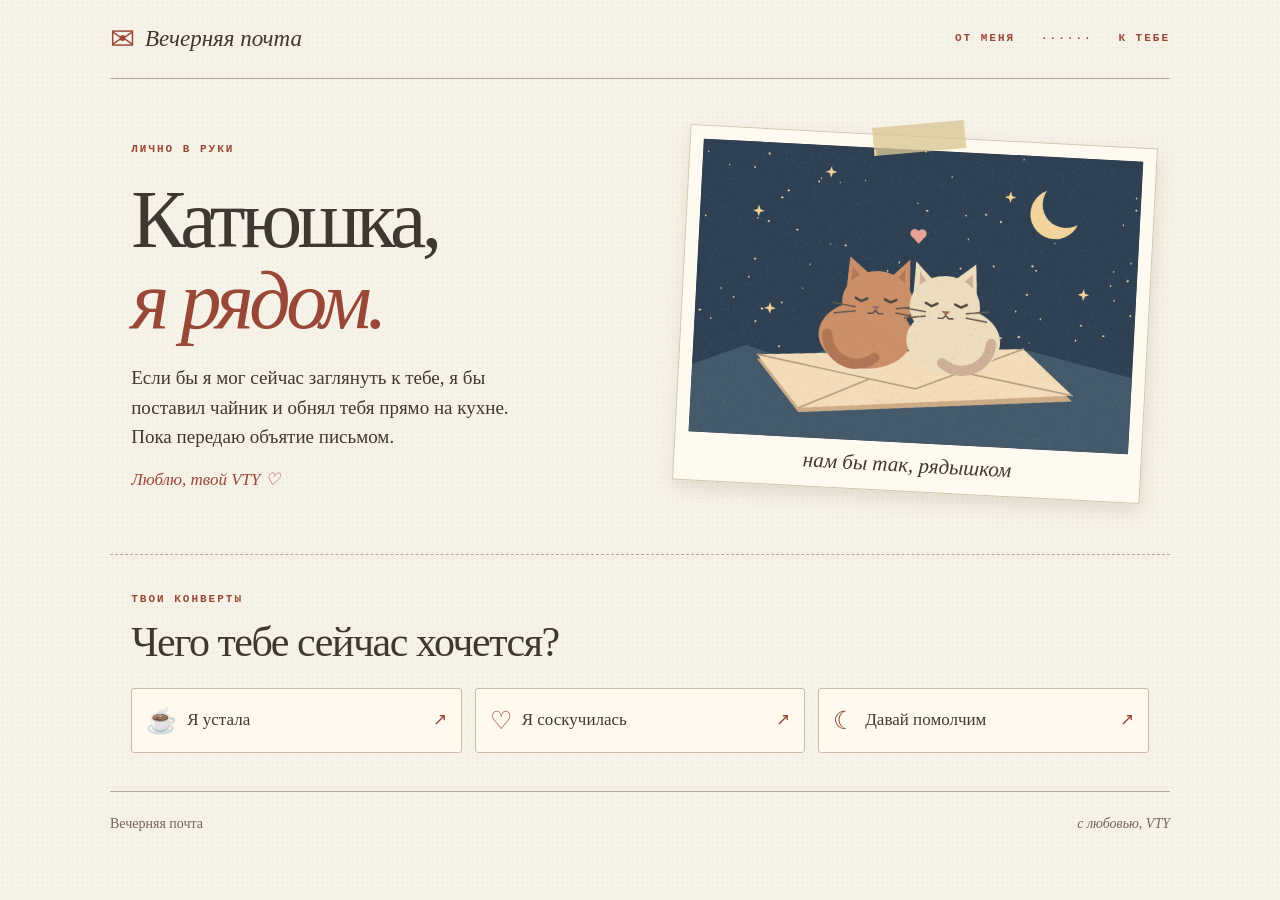
<file: index.html>
<!doctype html>
<html lang="ru">
<head>
  <meta charset="utf-8">
  <meta name="viewport" content="width=device-width, initial-scale=1">
  <meta http-equiv="refresh" content="0;url=html/index.html">
  <title>Вечерняя почта</title>
</head>
<body>
  <a href="html/index.html">Открыть письмо для Катюшки</a>
</body>
</html>
</file>
<file: css/style.css>
*{box-sizing:border-box} :root{color-scheme:light;--ink:#403830;--red:#994737;--paper:#f7f2e8}body{margin:0;background:var(--paper);color:var(--ink);font:17px/1.55 Georgia,'Times New Roman',serif;background-image:radial-gradient(#91775022 .6px,transparent .8px);background-size:5px 5px}header,main,footer{max-width:1060px;width:calc(100% - 64px);margin:auto}header,footer{display:flex;align-items:center;border-bottom:1px solid #b6a998;padding:21px 0;gap:10px}header{font-size:23px;font-style:italic}.mark{color:var(--red);font:30px Georgia}.route,small{font:600 11px/1.4 'Courier New',monospace;letter-spacing:2px;color:var(--red)}.route,footer span{margin-left:auto}.postcard{display:grid;grid-template-columns:1fr 1fr;align-items:center;gap:8%;padding:55px 2% 60px}h1,h2,p,figure{margin:0}h1{font-size:clamp(58px,6.4vw,90px);font-weight:400;letter-spacing:-.056em;line-height:.99;margin:19px 0 22px}h1 i{color:var(--red)}p{font-size:19px;max-width:420px}.signed,figcaption,footer span{font-style:italic}.signed{margin-top:16px;color:var(--red)}figure{position:relative;background:#fffaf0;border:1px solid #d1c6af;padding:13px 13px 9px;box-shadow:2px 8px 18px #59482922;transform:rotate(3deg)}canvas{width:100%;height:auto;display:block;background:#2b3948}figcaption{text-align:center;font-size:21px;padding-top:6px}.tape{position:absolute;z-index:1;width:92px;height:28px;background:#dac798c9;left:39%;top:-13px;transform:rotate(-8deg);border-inline:2px dashed #e4d4ad}#mail{border-top:1px dashed #b8a68e;padding:29px 2% 38px}h2{font-size:clamp(28px,4vw,42px);font-weight:400;line-height:1.16;margin:8px 0 21px;letter-spacing:-.035em}#choices{display:grid;grid-template-columns:repeat(3,1fr);gap:13px}button{font:inherit;color:inherit;cursor:pointer}#choices button{display:flex;align-items:center;text-align:left;background:#fff9ee;border:1px solid #cbbba6;border-radius:3px;padding:17px 14px;gap:10px}#choices b{font:25px Georgia;color:var(--red)}#choices span{margin-left:auto;color:var(--red)}button:hover{filter:brightness(.96)}button:focus-visible{outline:3px solid #976232;outline-offset:3px}footer{border:0;border-top:1px solid #b6a998;font-size:14px;color:#746457}dialog{width:min(490px,92vw);max-height:85dvh;overflow:auto;border:1px solid #bda78a;border-radius:6px;padding:35px 27px 26px;color:var(--ink);background:#fff9ef;box-shadow:0 24px 70px #32261b40}dialog::backdrop{background:#302b29a6}.close{float:right;border:0;background:none;font-size:28px;line-height:1}.bubble{background:#efe6d8;border-radius:12px 12px 12px 2px;padding:12px 15px;margin:10px 0;font-size:18px}.bubble:first-child{background:#f5dcd2;margin-left:auto;width:fit-content;border-radius:12px 12px 2px 12px}#next{background:var(--red);color:white;border:none;border-radius:4px;padding:10px 18px;margin-top:10px}@media(max-width:720px){header,main,footer{width:calc(100% - 36px)}.postcard{grid-template-columns:1fr;gap:30px;padding:32px 0}.postcard figure{width:min(82%,370px);justify-self:center}.route{font-size:9px;letter-spacing:1px}#choices{grid-template-columns:1fr}#mail{padding:24px 0}.copy p{max-width:100%}header{font-size:20px}h1{font-size:63px}}
</file>
